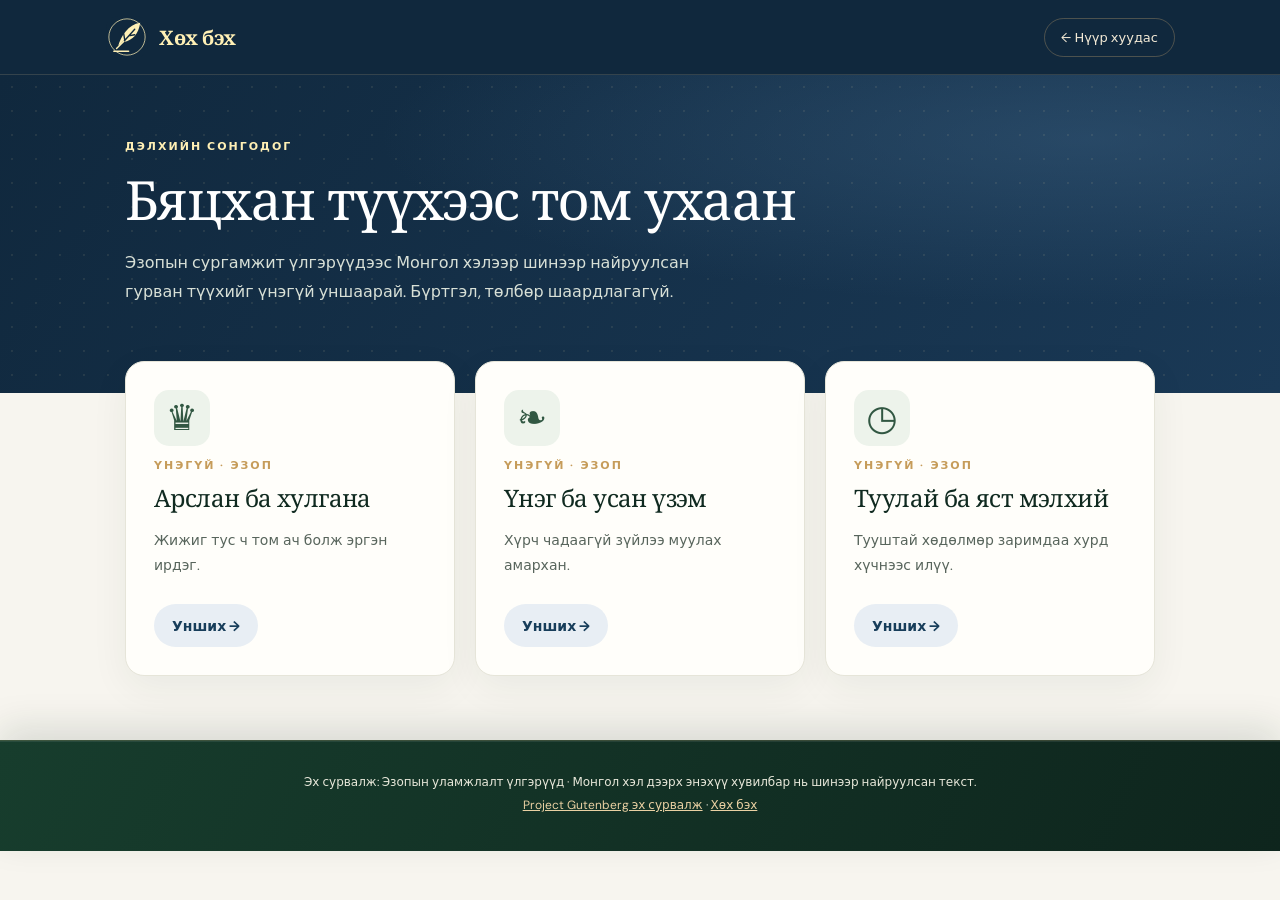
<file: classics.html>
<!doctype html><html lang="mn"><head><link rel="preconnect" href="https://fonts.googleapis.com"><link rel="preconnect" href="https://fonts.gstatic.com" crossorigin><link href="https://fonts.googleapis.com/css2?family=DM+Sans:wght@400;500;600;700&family=Noto+Serif:wght@400;500;600;700&display=swap" rel="stylesheet"><meta charset="utf-8"><meta name="viewport" content="width=device-width,initial-scale=1"><meta name="description" content="Хөх бэх — Эзопын гурван сонгодог сургамжит үлгэрийг Монгол хэлээр үнэгүй уншаарай."><title>Дэлхийн сонгодог үлгэрүүд · Хөх бэх</title><style>:root{font-family:system-ui,-apple-system,Segoe UI,sans-serif;color:#16271e;background:#f6f2e9}*{box-sizing:border-box}html{scroll-behavior:smooth}[hidden]{display:none!important}body{margin:0}a{color:inherit}header{background:#15231d;color:white;padding:18px max(20px,calc((100% - 1070px)/2));display:flex;justify-content:space-between;align-items:center;gap:14px}header a{text-decoration:none;color:#ead1a3}.brand{font-family:Georgia,serif;font-size:19px;font-weight:700}.wrap{max-width:1070px;margin:auto;padding:0 20px}.hero{background:linear-gradient(125deg,#1d3529,#12231b);color:white;padding:64px 0 70px}.eyebrow,.tag{font-size:11px;letter-spacing:1.3px;font-weight:700;color:#b5874b}.hero h1{font:normal clamp(31px,5vw,54px)/1.17 Georgia,serif;max-width:700px;margin:15px 0}.hero p{color:#d8e0d7;line-height:1.8;max-width:620px}.grid{display:grid;grid-template-columns:repeat(3,1fr);gap:17px;margin-top:-32px;position:relative}.tile{background:#fffdf8;border:1px solid #e8e0cf;border-radius:12px;padding:24px;box-shadow:0 12px 28px #15231d0d}.symbol{font-size:36px;color:#b5874b;margin-bottom:12px}.tile h2{font:normal 25px Georgia,serif;margin:9px 0}.tile p{font-size:14px;color:#58655c;line-height:1.7;min-height:50px}.open,.back{display:inline-block;margin-top:12px;color:#74521b;font-weight:700;text-decoration:none}.reading{max-width:760px;margin:60px auto 85px;padding:0 20px}.fable{padding:35px 0 50px;border-bottom:1px solid #dbd2c4;scroll-margin-top:18px}.fable h2{font:normal clamp(29px,4vw,40px) Georgia,serif;margin:12px 0}.subtitle{color:#7b857d;font-size:13px;margin-bottom:28px!important}.fable>p:not(.subtitle){font:normal 18px/2 Georgia,serif;color:#293b2e}.fable .moral{padding:16px 20px;background:#eae8dd;border-left:3px solid #b5874b;font-size:16px!important}.foot{margin-top:64px;padding:30px 20px 34px;text-align:center;background:linear-gradient(135deg,rgba(20,48,38,.82),rgba(10,26,22,.73));-webkit-backdrop-filter:blur(18px);backdrop-filter:blur(18px);border-top:1px solid rgba(255,255,255,.20);box-shadow:0 -12px 35px rgba(19,43,31,.13),inset 0 1px rgba(255,255,255,.08);color:#e4ebe5;font-size:12px;line-height:1.9}.foot a{color:#ead1a3}@media(max-width:700px){.foot{margin-top:44px;padding:26px 16px 30px}header{flex-wrap:wrap}.hero{padding:45px 0 65px}.grid{grid-template-columns:1fr}.tile p{min-height:auto}.reading{margin-top:30px}.fable>p:not(.subtitle){font-size:17px;line-height:1.95}}.fable-art{margin:22px auto 30px;text-align:center;max-width:520px}.fable-art img{display:block;width:100%;max-height:500px;object-fit:contain;background:#eee8d9;border-radius:12px;box-shadow:0 8px 20px rgba(21,35,29,.10)}.fable-art figcaption{margin-top:10px;color:#687468;font-size:12px}.fable-art figcaption a{color:#71501f}@media(max-width:700px){.fable-art{max-width:100%}.fable-art img{max-height:390px}}

/* Unified modern reading design */
:root{font-family:'DM Sans',system-ui,-apple-system,sans-serif;background:#f7f5ef;color:#102a20}body{background:#f7f5ef;-webkit-font-smoothing:antialiased}a,button{-webkit-tap-highlight-color:transparent}a:focus-visible,button:focus-visible{outline:3px solid #d2ac6c;outline-offset:3px}header{background:#10241e;padding-top:15px;padding-bottom:15px;border-bottom:1px solid #e3c5902c;min-height:73px}header .brand{font-family:'Noto Serif',Georgia,serif;font-size:20px;letter-spacing:-.5px;color:#f0d3a1}header>a:last-child{color:#f3ead6;font-size:13px;border:1px solid #d2ad7350;padding:10px 16px;border-radius:999px}header>a:last-child:hover{background:#ffffff16}.hero{background:radial-gradient(ellipse at 89% 15%,#53745e65,transparent 42%),linear-gradient(120deg,#112720,#17392a);position:relative;overflow:hidden}.hero:before{content:'';position:absolute;inset:0;background-image:radial-gradient(#f3dba617 .8px,transparent .8px);background-size:24px 24px;pointer-events:none}.hero .wrap{position:relative;z-index:1}.eyebrow,.tag{color:#c69c5a;letter-spacing:2px}.hero .eyebrow{color:#e6bf80}.hero h1{font-family:'Noto Serif',Georgia,serif;letter-spacing:-1.6px;line-height:1.18}.hero p{font-size:16px;line-height:1.85}.grid{gap:20px}.tile,.card{border-radius:19px;background:#fffefa;border:1px solid #e6e5d9;box-shadow:0 12px 38px #112b1f0f;transition:transform .2s,box-shadow .2s}.tile:hover,.card:hover{transform:translateY(-4px);box-shadow:0 22px 46px #112b1f19}.tile h2,.card h2,.article h2,.fable h2{font-family:'Noto Serif',Georgia,serif;letter-spacing:-.6px}.symbol{border-radius:15px;background:#edf3eb;color:#315742;width:56px;height:56px;display:grid;place-items:center}.open{display:inline-flex;align-items:center;justify-content:center;min-height:43px;background:#e9f0e7;color:#214631!important;border-radius:999px;padding:11px 18px;text-decoration:none;font-size:14px}.open:hover{background:#d9e8d6}.read,.back{border-radius:999px;min-height:44px}.reading,.article{max-width:790px}.fable>p:not(.subtitle),.article>p:not(.lead):not(.disclaimer){line-height:2.05}.fable-art img,.historic-image img,.history-thumb{border-radius:15px}.foot,footer{background:linear-gradient(115deg,#173d2d,#0e251d);color:#e8e8da}html{scroll-behavior:smooth}
@media(max-width:700px){header{padding:12px 17px;flex-wrap:nowrap;gap:8px;min-height:64px}header .brand{font-size:16px;white-space:nowrap}header>a:last-child{font-size:11px;padding:9px 10px;white-space:nowrap}.hero h1{letter-spacing:-1px}.hero p{font-size:15px}.grid{gap:13px}.tile,.card{padding:21px}.fable>p:not(.subtitle),.article>p:not(.lead):not(.disclaimer){font-size:18px;line-height:2}.reading,.article{padding:0 19px}}
@media(prefers-reduced-motion:reduce){.tile,.card{transition:none}}
.tile{padding:28px}.tile h2{font-size:24px}.tile p{line-height:1.8}.fable .moral{border-radius:0 12px 12px 0}.foot{border-top:1px solid #d5b88435}.fable-art img{box-shadow:0 15px 35px #15231d13}</style><link rel="icon" type="image/svg+xml" href="/images/khukh-bekh-logo.svg"><link rel="stylesheet" href="/brand.css"></head><body><header id="top"><a class="brand" href="/"><img class="brand-logo" src="/images/khukh-bekh-logo.svg" alt="" width="44" height="44"> Хөх бэх</a><a href="/">← Нүүр хуудас</a></header><section class="hero"><div class="wrap"><div class="eyebrow">ДЭЛХИЙН СОНГОДОГ</div><h1>Бяцхан түүхээс том ухаан</h1><p>Эзопын сургамжит үлгэрүүдээс Монгол хэлээр шинээр найруулсан гурван түүхийг үнэгүй уншаарай. Бүртгэл, төлбөр шаардлагагүй.</p></div></section><main class="wrap"><div class="grid"><article class="tile"><div class="symbol">♛</div><div><div class="tag">ҮНЭГҮЙ · ЭЗОП</div><h2>Арслан ба хулгана</h2><p>Жижиг тус ч том ач болж эргэн ирдэг.</p><a href="#arslan-hulgana" class="open" data-story="arslan-hulgana">Унших →</a></div></article><article class="tile"><div class="symbol">❧</div><div><div class="tag">ҮНЭГҮЙ · ЭЗОП</div><h2>Үнэг ба усан үзэм</h2><p>Хүрч чадаагүй зүйлээ муулах амархан.</p><a href="#uneg-uzem" class="open" data-story="uneg-uzem">Унших →</a></div></article><article class="tile"><div class="symbol">◷</div><div><div class="tag">ҮНЭГҮЙ · ЭЗОП</div><h2>Туулай ба яст мэлхий</h2><p>Тууштай хөдөлмөр заримдаа хурд хүчнээс илүү.</p><a href="#tuulai-yast-melhii" class="open" data-story="tuulai-yast-melhii">Унших →</a></div></article></div><div class="reading" id="readingArea" hidden><article class="fable" hidden id="arslan-hulgana" tabindex="-1"><span class="tag">ДЭЛХИЙН СОНГОДОГ · ҮНЭГҮЙ</span><h2>Арслан ба хулгана</h2><p class="subtitle">Эзоп — The Lion and the Mouse</p><figure class="fable-art"><img src="/images/aesop-lion-and-mouse.webp" alt="arslan hulgana AI зураг" loading="lazy" decoding="async" onerror="this.closest('figure').hidden=true"><figcaption>Хөх бэх · AI дүрслэл</figcaption></figure><p>Нарлаг нэгэн өдөр арслан модны сүүдэрт унтаж байлаа. Тэр үед жижигхэн хулгана өвсөн дундуур гүйж яваад санамсаргүй арслангийн сарвуун дээр гарчихжээ.</p><p>Арслан сэрээд хулганыг барив. Хулгана айсандаа чичирч, «Намайг энэ удаа өршөөгөөч. Нэг өдөр би танд тус хүргэж ч мэднэ шүү дээ» гэж гуйлаа. Арслан жижиг амьтны үгийг сонсоод инээсэн ч түүнийг суллан тавив.</p><p>Хэд хоногийн дараа арслан анчдын тавьсан торонд орж, хэчнээн тэмцээд ч гарч чадсангүй. Түүний архирах дууг сонссон хулгана яаран ирж, олсны зангилааг хурц шүдээрээ мэрсээр тасалжээ.</p><p>Тор суларч арслан чөлөөлөгдөв. Хулгана «Жижигхэн би ч гэсэн тусалж чадлаа» гэхэд арслан толгой дохин талархжээ.</p><p class="moral"><strong>Сургамж:</strong> Сайн үйл хэзээ нэгэн цагт эргэж ирдэг. Хэнийг ч өчүүхэн гэж бүү басамжил.</p><a href="#top" class="back">↑ Жагсаалт руу буцах</a></article><article class="fable" hidden id="uneg-uzem" tabindex="-1"><span class="tag">ДЭЛХИЙН СОНГОДОГ · ҮНЭГҮЙ</span><h2>Үнэг ба усан үзэм</h2><p class="subtitle">Эзоп — The Fox and the Grapes</p><figure class="fable-art"><img src="/images/aesop-fox-and-grapes.webp" alt="uneg uzem AI зураг" loading="lazy" decoding="async" onerror="this.closest('figure').hidden=true"><figcaption>Хөх бэх · AI дүрслэл</figcaption></figure><p>Өлссөн нэгэн үнэг ойн захаар явж байтал өндөр мөчрөөс унжсан боловсорсон усан үзэм харагдав. Үзэм нарны гэрэлд гялалзаж, ихэд амттай харагдана.</p><p>Үнэг ухасхийн үсэрлээ. Гэвч мөчирт хүрсэнгүй. Ахиад үсэрч, арай холоос гүйж ирээд ч оролдов. Хэчнээн хичээсэн ч амттай жимс түүнд дэндүү өндөр байлаа.</p><p>Эцэст нь үнэг ядарч, цааш алхах зуураа «Тэр усан үзэм лав исгэлэн байгаа. Надад огт хэрэггүй!» гэж өөртөө хэлжээ.</p><p class="moral"><strong>Сургамж:</strong> Олж авч чадаагүй зүйлээ үнэ цэнгүй гэж өөрийгөө хуурах хэрэггүй.</p><a href="#top" class="back">↑ Жагсаалт руу буцах</a></article><article class="fable" hidden id="tuulai-yast-melhii" tabindex="-1"><span class="tag">ДЭЛХИЙН СОНГОДОГ · ҮНЭГҮЙ</span><h2>Туулай ба яст мэлхий</h2><p class="subtitle">Эзоп — The Hare and the Tortoise</p><figure class="fable-art"><img src="/images/aesop-hare-and-tortoise.webp" alt="tuulai yast melhii AI зураг" loading="lazy" decoding="async" onerror="this.closest('figure').hidden=true"><figcaption>Хөх бэх · AI дүрслэл</figcaption></figure><p>Ойн амьтдын дунд туулай хамгийн хурдан гүйдэг гэдгээрээ гайхуулдаг байв. Тэр удаан алхдаг яст мэлхийг өдөр бүр шоолно.</p><p>Нэг өдөр яст мэлхий «Хурдан гэдэгтээ ийм итгэлтэй юм бол надтай уралдаач» гэлээ. Амьтад гараа, бариаг тогтоож, уралдаан эхлэв.</p><p>Туулай агшин зуур хол тасарлаа. Тэр ардаа хараад яст мэлхийг хол байгааг мэдмэгц «Жаахан амарч болно» хэмээн модны дор хэвтэв. Удалгүй бөх унтжээ.</p><p>Харин яст мэлхий нэг ч удаа зогсолгүй, аажуухан боловч урагшилсаар байлаа. Тэр унтаж буй туулайг ч өнгөрч, барианы шугамд ойртжээ.</p><p>Туулай сэрмэгц хамаг хурдаараа гүйсэн ч яст мэлхий аль хэдийн барианд хүрсэн байлаа. Тэр өдөр туулай өөртөө хэт эрдэж болохгүйг ойлгов.</p><p class="moral"><strong>Сургамж:</strong> Тууштай, тогтвортой хичээл зүтгэл үр дүнд хүргэдэг.</p><a href="#top" class="back">↑ Жагсаалт руу буцах</a></article></div></main><footer class="foot">Эх сурвалж: Эзопын уламжлалт үлгэрүүд · Монгол хэл дээрх энэхүү хувилбар нь шинээр найруулсан текст.<div><a href="https://www.gutenberg.org/ebooks/11339" rel="noopener noreferrer">Project Gutenberg эх сурвалж</a> · <a href="/">Хөх бэх</a></div></footer><script>
const readingArea=document.getElementById('readingArea');
const stories=[...document.querySelectorAll('.fable')];
function showStory(id){
 const selected=document.getElementById(id);
 if(!selected || !selected.classList.contains('fable'))return;
 stories.forEach(story=>story.hidden=story!==selected);
 readingArea.hidden=false;
 selected.scrollIntoView({behavior:'smooth',block:'start'});
 selected.focus({preventScroll:true});
}
document.querySelectorAll('.open[data-story]').forEach(link=>{
 link.addEventListener('click',event=>{
  event.preventDefault();
  showStory(link.dataset.story);
 });
});
document.querySelectorAll('.back').forEach(link=>{
 link.addEventListener('click',event=>{
  event.preventDefault();
  readingArea.hidden=true;
  stories.forEach(story=>story.hidden=true);
  window.scrollTo({top:0,behavior:'smooth'});
 });
});
</script></body></html>
</file>
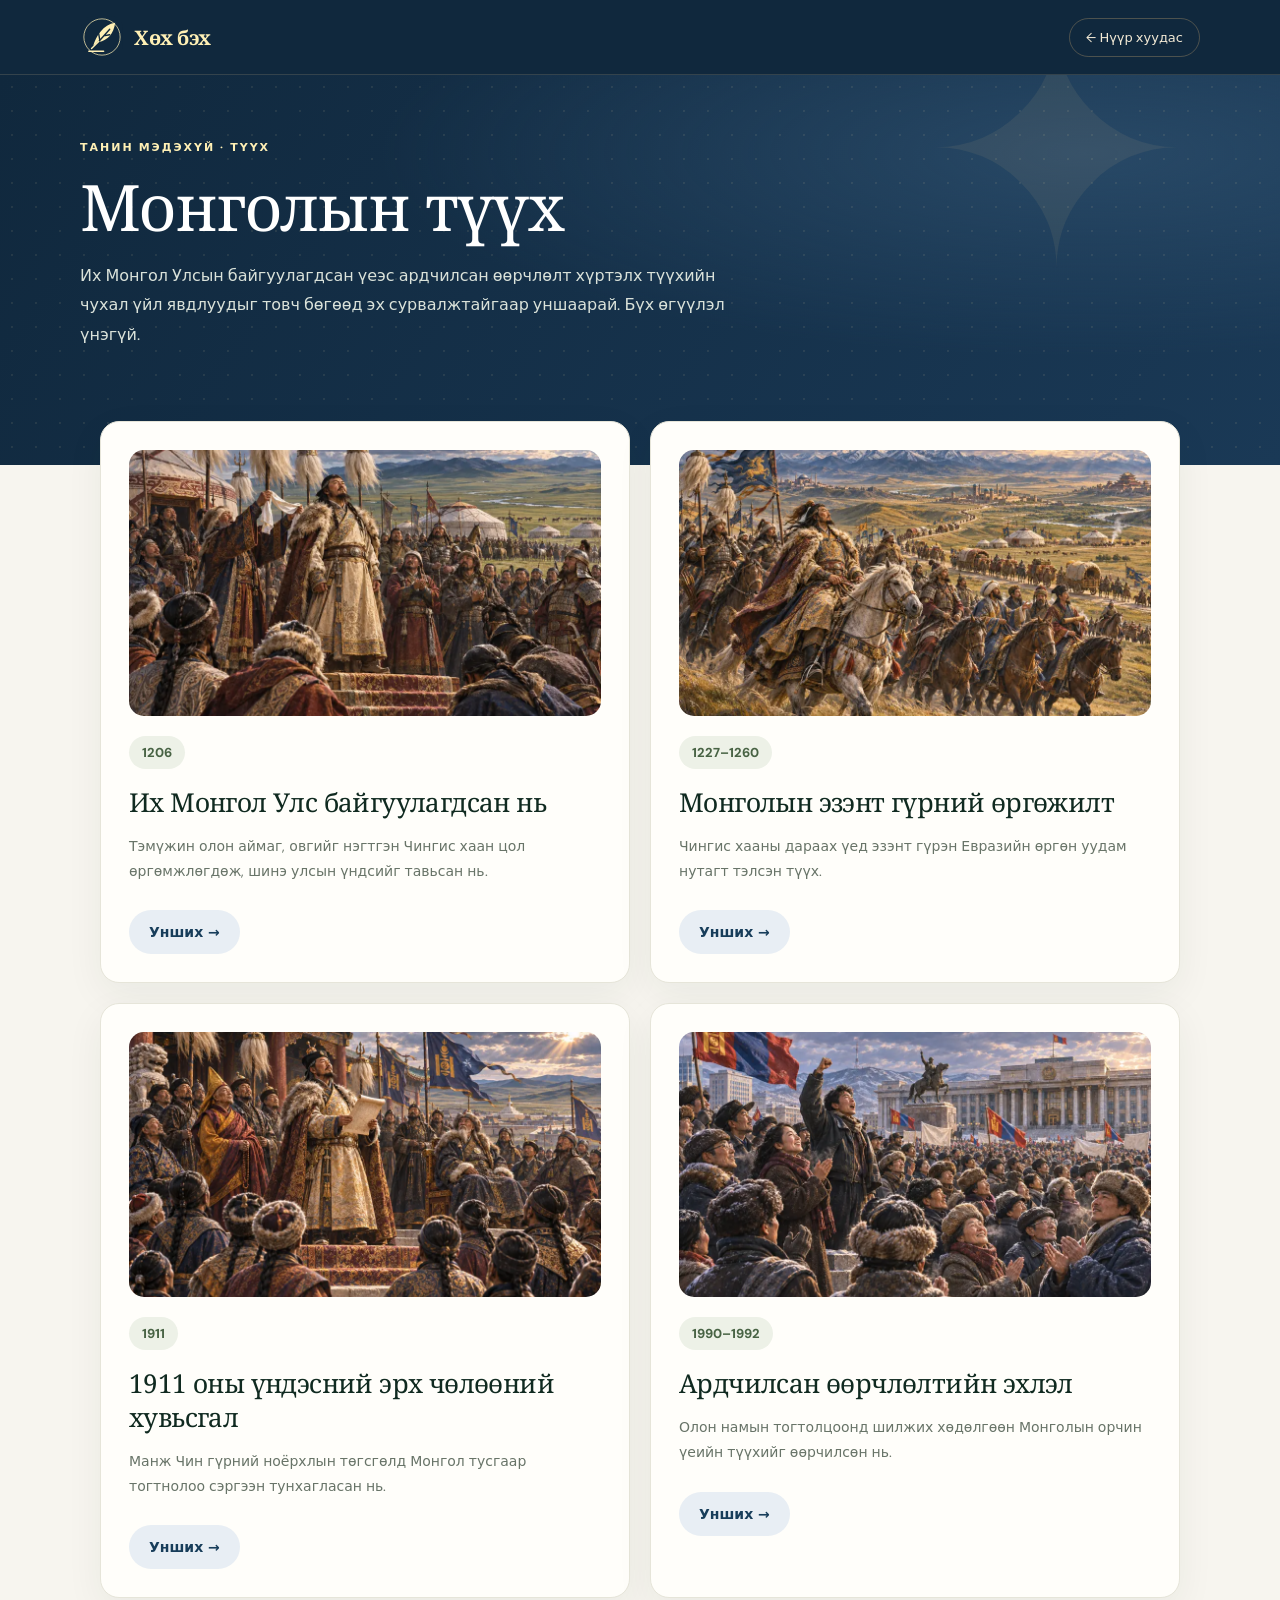
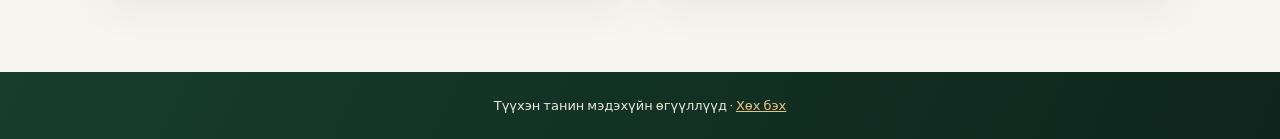
<file: mongolian-history.html>
<!doctype html><html lang="mn"><head><link rel="preconnect" href="https://fonts.googleapis.com"><link rel="preconnect" href="https://fonts.gstatic.com" crossorigin><link href="https://fonts.googleapis.com/css2?family=DM+Sans:wght@400;500;600;700&family=Noto+Serif:wght@400;500;600;700&display=swap" rel="stylesheet"><meta charset="utf-8"><meta name="viewport" content="width=device-width,initial-scale=1"><meta name="description" content="Хөх бэх — Монголын түүхийн гол үйл явдлуудыг эх сурвалжтай нь танин мэдэхүйн богино өгүүллээр уншаарай."><title>Монголын түүх · Хөх бэх</title><style>:root{font-family:system-ui,-apple-system,Segoe UI,sans-serif;background:#f6f2e9;color:#17271f}*{box-sizing:border-box}[hidden]{display:none!important}body{margin:0}a{color:inherit}header{background:#15231d;color:#f7efdf;padding:19px max(20px,calc((100% - 1120px)/2));display:flex;align-items:center;justify-content:space-between;gap:12px}header a{text-decoration:none;color:#e8c486}.brand{font-family:Georgia,serif;font-weight:bold;font-size:20px}.hero{background:linear-gradient(110deg,#172b21,#314838);color:white;padding:65px 20px 100px;position:relative;overflow:hidden}.hero:after{content:'✦';position:absolute;font-size:320px;line-height:1;color:#e5c18515;right:7%;top:-80px}.wrap{max-width:1120px;margin:auto}.eyebrow{display:block;color:#b38a4b;font-size:11px;letter-spacing:2px;font-weight:800}.hero h1{font:normal clamp(38px,6vw,64px)/1.12 Georgia,serif;margin:15px 0;position:relative;z-index:1}.hero p{max-width:660px;color:#dae2da;line-height:1.85;position:relative;z-index:1}.grid{max-width:1120px;margin:-44px auto 70px;padding:0 20px;display:grid;grid-template-columns:repeat(2,minmax(0,1fr));gap:18px;position:relative}.card{background:#fffdf8;padding:28px;border-radius:12px;border:1px solid #e7dfd0;box-shadow:0 10px 25px #1224190d}.year{display:inline-block;background:#ede1c9;color:#785923;padding:7px 12px;border-radius:6px;font-size:13px;font-weight:800}.card h2{font:normal 27px/1.3 Georgia,serif;margin:17px 0 8px}.card p{font-size:14px;color:#687468;line-height:1.8}.read,.back{border:0;cursor:pointer;background:#1d392b;color:white;padding:12px 19px;font:700 14px system-ui;border-radius:7px;margin-top:12px}.article{max-width:760px;margin:20px auto 85px;padding:0 20px;scroll-margin-top:25px}.article h2{font:normal clamp(30px,5vw,47px)/1.2 Georgia,serif;margin:15px 0}.article .lead{font-size:18px;color:#5a665d;font-weight:600}.article>p:not(.lead):not(.disclaimer){font:normal 18px/2 Georgia,serif;color:#24372a}.back{background:#e9dfcd;color:#1d392b;margin:0 0 32px}.sources{background:#eae6dc;border-left:3px solid #b38a4b;padding:18px 20px;margin-top:35px}.sources strong{display:block;margin-bottom:10px}.sources a{display:block;font-size:13px;color:#71501f;margin-top:8px}.disclaimer{font-size:12px;color:#737d71;line-height:1.6}footer{background:#15231d;color:#c3d0c5;text-align:center;font-size:13px;padding:25px 18px}footer a{color:#e8c486}@media(max-width:700px){.hero{padding:47px 18px 90px}.hero:after{font-size:180px;top:0;right:-35px}.grid{grid-template-columns:1fr}.card{padding:22px}.article>p:not(.lead):not(.disclaimer){font-size:17px;line-height:1.95}}.historic-image{margin:22px 0 28px}.historic-image img{width:100%;max-height:500px;object-fit:cover;aspect-ratio:4/3;border-radius:12px;display:block}.historic-image figcaption{font-size:12px;color:#677569;margin-top:8px}.history-thumb{width:100%;aspect-ratio:16/9;object-fit:cover;border-radius:8px;display:block;margin-bottom:16px}.card .year{margin-top:4px}

/* Unified modern reading design */
:root{font-family:'DM Sans',system-ui,-apple-system,sans-serif;background:#f7f5ef;color:#102a20}body{background:#f7f5ef;-webkit-font-smoothing:antialiased}a,button{-webkit-tap-highlight-color:transparent}a:focus-visible,button:focus-visible{outline:3px solid #d2ac6c;outline-offset:3px}header{background:#10241e;padding-top:15px;padding-bottom:15px;border-bottom:1px solid #e3c5902c;min-height:73px}header .brand{font-family:'Noto Serif',Georgia,serif;font-size:20px;letter-spacing:-.5px;color:#f0d3a1}header>a:last-child{color:#f3ead6;font-size:13px;border:1px solid #d2ad7350;padding:10px 16px;border-radius:999px}header>a:last-child:hover{background:#ffffff16}.hero{background:radial-gradient(ellipse at 89% 15%,#53745e65,transparent 42%),linear-gradient(120deg,#112720,#17392a);position:relative;overflow:hidden}.hero:before{content:'';position:absolute;inset:0;background-image:radial-gradient(#f3dba617 .8px,transparent .8px);background-size:24px 24px;pointer-events:none}.hero .wrap{position:relative;z-index:1}.eyebrow,.tag{color:#c69c5a;letter-spacing:2px}.hero .eyebrow{color:#e6bf80}.hero h1{font-family:'Noto Serif',Georgia,serif;letter-spacing:-1.6px;line-height:1.18}.hero p{font-size:16px;line-height:1.85}.grid{gap:20px}.tile,.card{border-radius:19px;background:#fffefa;border:1px solid #e6e5d9;box-shadow:0 12px 38px #112b1f0f;transition:transform .2s,box-shadow .2s}.tile:hover,.card:hover{transform:translateY(-4px);box-shadow:0 22px 46px #112b1f19}.tile h2,.card h2,.article h2,.fable h2{font-family:'Noto Serif',Georgia,serif;letter-spacing:-.6px}.symbol{border-radius:15px;background:#edf3eb;color:#315742;width:56px;height:56px;display:grid;place-items:center}.open{display:inline-flex;align-items:center;justify-content:center;min-height:43px;background:#e9f0e7;color:#214631!important;border-radius:999px;padding:11px 18px;text-decoration:none;font-size:14px}.open:hover{background:#d9e8d6}.read,.back{border-radius:999px;min-height:44px}.reading,.article{max-width:790px}.fable>p:not(.subtitle),.article>p:not(.lead):not(.disclaimer){line-height:2.05}.fable-art img,.historic-image img,.history-thumb{border-radius:15px}.foot,footer{background:linear-gradient(115deg,#173d2d,#0e251d);color:#e8e8da}html{scroll-behavior:smooth}
@media(max-width:700px){header{padding:12px 17px;flex-wrap:nowrap;gap:8px;min-height:64px}header .brand{font-size:16px;white-space:nowrap}header>a:last-child{font-size:11px;padding:9px 10px;white-space:nowrap}.hero h1{letter-spacing:-1px}.hero p{font-size:15px}.grid{gap:13px}.tile,.card{padding:21px}.fable>p:not(.subtitle),.article>p:not(.lead):not(.disclaimer){font-size:18px;line-height:2}.reading,.article{padding:0 19px}}
@media(prefers-reduced-motion:reduce){.tile,.card{transition:none}}
.year{border-radius:999px;padding:8px 13px;background:#edf1e7;color:#486344}.read{background:#204d38;padding:12px 20px}.read:hover{background:#326b4c}.back{background:#e4e8df}.grid{margin-bottom:74px}.history-thumb{aspect-ratio:16/9}.card h2{font-size:26px}.article .lead{line-height:1.75}.sources{border-radius:14px}.hero:after{z-index:0}.hero .wrap{z-index:1;position:relative}</style><link rel="icon" type="image/svg+xml" href="/images/khukh-bekh-logo.svg"><link rel="stylesheet" href="/brand.css"></head><body><header><a class="brand" href="/"><img class="brand-logo" src="/images/khukh-bekh-logo.svg" alt="" width="44" height="44"> Хөх бэх</a><a href="/">← Нүүр хуудас</a></header><section class="hero" id="top"><div class="wrap"><span class="eyebrow">ТАНИН МЭДЭХҮЙ · ТҮҮХ</span><h1>Монголын түүх</h1><p>Их Монгол Улсын байгуулагдсан үеэс ардчилсан өөрчлөлт хүртэлх түүхийн чухал үйл явдлуудыг товч бөгөөд эх сурвалжтайгаар уншаарай. Бүх өгүүлэл үнэгүй.</p></div></section><main><section class="grid" id="cards" aria-label="Түүхийн өгүүллүүд"><article class="card"><img class="history-thumb" src="/images/history-1206.webp" alt="1206 оны түүхэн AI дүрслэл" loading="lazy" onerror="this.hidden=true"><span class="year">1206</span><h2>Их Монгол Улс байгуулагдсан нь</h2><p>Тэмүжин олон аймаг, овгийг нэгтгэн Чингис хаан цол өргөмжлөгдөж, шинэ улсын үндсийг тавьсан нь.</p><button class="read" data-slug="ih-mongol-uls" type="button">Унших <span aria-hidden="true">→</span></button></article><article class="card"><img class="history-thumb" src="/images/history-empire.webp" alt="1227–1260 оны түүхэн AI дүрслэл" loading="lazy" onerror="this.hidden=true"><span class="year">1227–1260</span><h2>Монголын эзэнт гүрний өргөжилт</h2><p>Чингис хааны дараах үед эзэнт гүрэн Евразийн өргөн уудам нутагт тэлсэн түүх.</p><button class="read" data-slug="ezent-gurnii-urgudul" type="button">Унших <span aria-hidden="true">→</span></button></article><article class="card"><img class="history-thumb" src="/images/history-1911.webp" alt="1911 оны түүхэн AI дүрслэл" loading="lazy" onerror="this.hidden=true"><span class="year">1911</span><h2>1911 оны үндэсний эрх чөлөөний хувьсгал</h2><p>Манж Чин гүрний ноёрхлын төгсгөлд Монгол тусгаар тогтнолоо сэргээн тунхагласан нь.</p><button class="read" data-slug="tusgaar-togtnol-1911" type="button">Унших <span aria-hidden="true">→</span></button></article><article class="card"><img class="history-thumb" src="/images/history-1990.webp" alt="1990–1992 оны түүхэн AI дүрслэл" loading="lazy" onerror="this.hidden=true"><span class="year">1990–1992</span><h2>Ардчилсан өөрчлөлтийн эхлэл</h2><p>Олон намын тогтолцоонд шилжих хөдөлгөөн Монголын орчин үеийн түүхийг өөрчилсөн нь.</p><button class="read" data-slug="ardchilal-1990" type="button">Унших <span aria-hidden="true">→</span></button></article></section><article class="article" id="ih-mongol-uls" hidden tabindex="-1"><button class="back" type="button">← Түүхийн жагсаалт</button><span class="eyebrow">1206 · МОНГОЛЫН ТҮҮХ</span><h2>Их Монгол Улс байгуулагдсан нь</h2><figure class="historic-image"><img src="/images/history-1206.webp" loading="lazy" decoding="async" alt="Монголын түүхийн AI дүрслэл" onerror="this.closest('figure').hidden=true"><figcaption>AI-аар бүтээсэн түүхэн дүрслэл. Баримтат гэрэл зураг биш.</figcaption></figure><p class="lead">Тэмүжин олон аймаг, овгийг нэгтгэн Чингис хаан цол өргөмжлөгдөж, шинэ улсын үндсийг тавьсан нь.</p><p>XII зууны төгсгөлд Монголын тал нутагт олон ханлиг, аймаг нөлөөгөө тогтоохоор өрсөлдөж байв. Тэмүжин холбоотнуудтайгаа хүч нэгтгэн, заримдаа ширүүн тэмцлийн замаар өөр өөр бүлгүүдийг нэгтгэжээ.</p><p>1206 онд Онон мөрний эх орчимд болсон их хуралдайгаар Тэмүжинг Чингис хаанд өргөмжилсөн гэж түүхийн судалгаанд тэмдэглэдэг. Энэ үйл явдал Их Монгол Улсын байгуулагдсан он хэмээн өргөнөөр хүлээн зөвшөөрөгддөг.</p><p>Шинэ төр цэрэг, захиргаа, харилцаа холбооны зохион байгуулалтаа бэхжүүлсэн. Монголын нүүдэлчдийн эв нэгдэл нь Евразийн түүхэнд гүн нөлөө үзүүлсэн их өөрчлөлтийн эхлэл болсон.</p><aside class="sources"><strong>Эх сурвалж</strong><a href="https://royalarmouries.org/objects-and-stories/stories/the-mongols/rise-of-the-mongols" target="_blank" rel="noopener noreferrer">Royal Armouries ↗</a><a href="https://en.unesco.org/silkroad/sites/default/files/knowledge-bank-article/the%20mongol%20empire%20in%20the%20thirteenth%20and%20fourteenth%20centuries.pdf" target="_blank" rel="noopener noreferrer">UNESCO Silk Roads ↗</a></aside><p class="disclaimer">Түүхэн баримтад тулгуурласан хураангуй танин мэдэхүйн өгүүлэл. Уран зохиолын өгүүллэг биш.</p></article><article class="article" id="ezent-gurnii-urgudul" hidden tabindex="-1"><button class="back" type="button">← Түүхийн жагсаалт</button><span class="eyebrow">1227–1260 · МОНГОЛЫН ТҮҮХ</span><h2>Монголын эзэнт гүрний өргөжилт</h2><figure class="historic-image"><img src="/images/history-empire.webp" loading="lazy" decoding="async" alt="Монголын түүхийн AI дүрслэл" onerror="this.closest('figure').hidden=true"><figcaption>AI-аар бүтээсэн түүхэн дүрслэл. Баримтат гэрэл зураг биш.</figcaption></figure><p class="lead">Чингис хааны дараах үед эзэнт гүрэн Евразийн өргөн уудам нутагт тэлсэн түүх.</p><p>Чингис хааны нас барсны дараа түүний үр сад төрийн удирдлага болон цэргийн аян дайныг үргэлжлүүлэв. Өгэдэй, Гүюг, Мөнх зэрэг их хаадын үед Монголын эзэнт гүрний нөлөө Азийн олон бүс нутаг болон Европын хэсэгт хүрсэн.</p><p>Энэ үеийн байлдан дагуулал хот суурин, ард иргэдэд асар их сүйрэл авчирсан тохиолдлуудтай. Үүний зэрэгцээ алс холын бүсүүдийн хооронд дипломат харилцаа, худалдааны замын холболт өргөжсөн.</p><p>Эзэнт гүрэн нэгэн төвөөс удирдуулж байсан үеийн дараа өөр өөр ханлигуудын эрх мэдэл хүчтэй болж, улс төрийн бүтэц нь аажмаар өөрчлөгдсөн.</p><aside class="sources"><strong>Эх сурвалж</strong><a href="https://www.cambridge.org/core/books/abs/cambridge-history-of-the-mongol-empire/rise-of-chinggis-khan-and-the-united-empire-12061260/40F64848E13817221B45FB39EA4EC88E" target="_blank" rel="noopener noreferrer">Cambridge University Press ↗</a><a href="https://education.nationalgeographic.org/resource/mongol-khans/" target="_blank" rel="noopener noreferrer">National Geographic Education ↗</a></aside><p class="disclaimer">Түүхэн баримтад тулгуурласан хураангуй танин мэдэхүйн өгүүлэл. Уран зохиолын өгүүллэг биш.</p></article><article class="article" id="tusgaar-togtnol-1911" hidden tabindex="-1"><button class="back" type="button">← Түүхийн жагсаалт</button><span class="eyebrow">1911 · МОНГОЛЫН ТҮҮХ</span><h2>1911 оны үндэсний эрх чөлөөний хувьсгал</h2><figure class="historic-image"><img src="/images/history-1911.webp" loading="lazy" decoding="async" alt="Монголын түүхийн AI дүрслэл" onerror="this.closest('figure').hidden=true"><figcaption>AI-аар бүтээсэн түүхэн дүрслэл. Баримтат гэрэл зураг биш.</figcaption></figure><p class="lead">Манж Чин гүрний ноёрхлын төгсгөлд Монгол тусгаар тогтнолоо сэргээн тунхагласан нь.</p><p>XX зууны эхэн үед Манж Чин улсын засаглал суларч, Монголын ноёд, шашны удирдагчид болон бусад нөлөө бүхий хүмүүс тусгаар тогтнолын төлөө идэвхтэй хөдөлжээ.</p><p>1911 онд Монгол тусгаар тогтнолоо тунхаглаж, Богд хаант Монгол Улсыг байгуулсан. Гэвч тусгаар тогтнолыг олон улсын хэмжээнд зөвшөөрүүлэх, баталгаажуулах асуудал олон жил үргэлжилсэн.</p><p>Энэ үеийн үйл явдлыг 1921 оны хувьсгал болон Монголын тусгаар тогтнолын дараагийн улс төрийн өрнөлтэй уялдуулан үзэх хэрэгтэй.</p><aside class="sources"><strong>Эх сурвалж</strong><a href="https://digitallibrary.un.org/record/734658" target="_blank" rel="noopener noreferrer">United Nations Mongolia Report ↗</a><a href="https://2009-2017.state.gov/outofdate/bgn/mongolia/180308.htm" target="_blank" rel="noopener noreferrer">U.S. State Department historical overview ↗</a></aside><p class="disclaimer">Түүхэн баримтад тулгуурласан хураангуй танин мэдэхүйн өгүүлэл. Уран зохиолын өгүүллэг биш.</p></article><article class="article" id="ardchilal-1990" hidden tabindex="-1"><button class="back" type="button">← Түүхийн жагсаалт</button><span class="eyebrow">1990–1992 · МОНГОЛЫН ТҮҮХ</span><h2>Ардчилсан өөрчлөлтийн эхлэл</h2><figure class="historic-image"><img src="/images/history-1990.webp" loading="lazy" decoding="async" alt="Монголын түүхийн AI дүрслэл" onerror="this.closest('figure').hidden=true"><figcaption>AI-аар бүтээсэн түүхэн дүрслэл. Баримтат гэрэл зураг биш.</figcaption></figure><p class="lead">Олон намын тогтолцоонд шилжих хөдөлгөөн Монголын орчин үеийн түүхийг өөрчилсөн нь.</p><p>1989 оны төгсгөл, 1990 оны эхээр Монголд улс төрийн шинэчлэл шаардах иргэдийн хөдөлгөөн эрчимжив. Тайван жагсаал, хэлэлцээ нь нэг намын тогтолцоог өөрчлөх үйл явцад чухал үүрэг гүйцэтгэсэн.</p><p>1990 онд олон намын сонгуулийн үйл явц эхэлж, Монгол улс ардчилсан институцүүдэд шилжих замдаа орсон.</p><p>1992 онд шинэ Үндсэн хууль батлагдаж, ардчилсан төр, хүний эрх, эрх чөлөө болон эрх зүйн шинэ тогтолцооны үндэс тавигдсан. Энэ шилжилт нь эдийн засаг, нийгэмд олон сорилт болон боломжийг зэрэг авчирсан.</p><aside class="sources"><strong>Эх сурвалж</strong><a href="https://digitallibrary.un.org/record/571387/files/HRI_CORE_MNG_2005-EN.pdf" target="_blank" rel="noopener noreferrer">United Nations report ↗</a><a href="https://2009-2017.state.gov/outofdate/bgn/mongolia/180308.htm" target="_blank" rel="noopener noreferrer">U.S. State Department historical overview ↗</a></aside><p class="disclaimer">Түүхэн баримтад тулгуурласан хураангуй танин мэдэхүйн өгүүлэл. Уран зохиолын өгүүллэг биш.</p></article></main><footer>Түүхэн танин мэдэхүйн өгүүллүүд · <a href="/">Хөх бэх</a></footer><script>const cards=document.getElementById('cards');const items=[...document.querySelectorAll('.article')];document.querySelectorAll('.read').forEach(b=>b.addEventListener('click',()=>{const id=b.dataset.slug;const target=document.getElementById(id);if(!target)return;cards.hidden=true;items.forEach(a=>a.hidden=a!==target);target.scrollIntoView({behavior:'smooth'});target.focus({preventScroll:true})}));document.querySelectorAll('.back').forEach(b=>b.addEventListener('click',()=>{items.forEach(a=>a.hidden=true);cards.hidden=false;document.getElementById('top').scrollIntoView({behavior:'smooth'})}));</script></body></html>
</file>
<file: brand.css>
/* Khukh Bekh visual identity */
:root{--forest:#10283d;--forest2:#1a3956;--gold:#FFF0B5;--muted:#657486;--cream:#f6f4ef;--paper:#fffefa;--line:#e4e4e0}
header,.top{background:#10283d!important}
.brand{display:inline-flex;align-items:center;gap:10px;color:#FFF0B5!important}
.brand .mark{border:0!important;background:none!important;width:44px;height:44px;flex:none}
.brand-logo{width:44px;height:44px;display:inline-block;vertical-align:middle;object-fit:contain;flex:none}
.hero{background:radial-gradient(ellipse at 85% 20%,#385c7c80,transparent 46%),linear-gradient(125deg,#10283d,#1a3956)!important}
.newsletter,.featured-book-front{background:linear-gradient(135deg,#1c405f,#10283d)!important}
.featured-book-back{background:linear-gradient(135deg,#476681,#203a53)!important}
.filter.active,.read:not(.card .read),.top .btn:not(.alt):not(.danger){background:#214765;color:#fff}
.card .read,.open,.discovery-icon{background:#e8eef4;color:#173d5a!important}
.card .read:hover,.open:hover{background:#d7e4ee}
.quote{background:linear-gradient(135deg,#e7edf4,#f2eadb)!important}
.book-symbol .brand-logo{width:76px;height:76px}
.top strong{display:flex;align-items:center;gap:10px}
@media(max-width:600px){.brand-logo,.brand .mark{width:36px;height:36px}.brand{gap:7px}}

/* Pale gold brand accents */
header .brand,.hero .eyebrow,.featured-book-front>span{color:#FFF0B5!important}
.hero .btn:not(.secondary),.account-actions .primary{background:#FFF0B5!important;color:#10283D!important;border-color:#FFF0B5!important}
.hero .btn:not(.secondary):hover,.account-actions .primary:hover{background:#F1DFA0!important}

/* Immersive, responsive reading backdrop */
#reader{background-color:#10283d;background-image:url("/images/reader-atmosphere.svg"),radial-gradient(ellipse at 78% 55%,#345b7a 0%,transparent 48%),radial-gradient(ellipse at 12% 15%,#344c63 0%,transparent 40%),linear-gradient(135deg,#0b1929,#183a55 60%,#0b1929);background-size:cover,cover,cover,cover;background-position:center;background-repeat:no-repeat}
#reader .modal-box{box-shadow:0 24px 90px #020c19a0;border:1px solid #fff0b540;scrollbar-color:#b5aa91 transparent}
@media(min-width:761px){#reader{padding:28px;align-items:center;justify-content:center}#reader .modal-box{width:min(100%,760px);max-width:760px;max-height:calc(100vh - 56px);max-height:calc(100dvh - 56px);height:auto;border-radius:20px}}
@media(max-width:760px){#reader{padding:0;align-items:stretch;justify-content:stretch;background-image:none}#reader .modal-box{width:100%;max-width:none;height:100vh;height:100dvh;max-height:none;border-radius:0;border:0;box-shadow:none;padding-bottom:max(42px,env(safe-area-inset-bottom))}#reader .modal-top{gap:8px}#reader .modal-top>div:first-child{min-width:0}#reader .reader-controls{flex-shrink:0}}

/* Reader quiz: warm paper, subtle champagne-gold ornament */
#readerQuiz{position:relative;isolation:isolate;overflow:hidden;background:radial-gradient(ellipse at 12% 15%,#fff4d7 0%,transparent 44%),radial-gradient(ellipse at 92% 85%,#dce6ee80 0%,transparent 42%),linear-gradient(135deg,#f9f6ef,#eee9df);padding-block:clamp(48px,7vw,100px)}
#readerQuiz::before{content:"";position:absolute;inset:0;z-index:-1;pointer-events:none;background-image:radial-gradient(#ad8d482b .8px,transparent .8px);background-size:23px 23px;mask-image:linear-gradient(90deg,#000,transparent 32%,transparent 68%,#000)}
#readerQuiz::after{content:"";position:absolute;z-index:-1;pointer-events:none;right:-130px;bottom:-230px;width:560px;height:560px;border:1px solid #b99b5b33;border-radius:50%;box-shadow:0 0 0 38px #b99b5b0d,0 0 0 78px #b99b5b0a}
#readerQuiz .rq-panel{background:#fffefa;border:1px solid #d9c7a388;border-radius:24px;box-shadow:0 20px 60px #10283d0d,0 3px 12px #ac8b4310}
#readerQuiz .eyebrow{color:#8b672d}
#readerQuiz h2{color:#10283d}
@media(max-width:600px){#readerQuiz{padding-block:36px}#readerQuiz .rq-panel{border-radius:18px;padding:24px 20px}#readerQuiz::after{width:260px;height:260px;right:-130px;bottom:-140px}}

/* Parchment book reader */
#bookReader[hidden],#readerText[hidden]{display:none!important}
#reader .book-active{background:#10283d;border-color:#fff0b54d;color:#fff0b5}
#reader .book-active .modal-top{background:#10283d;color:#fff0b5;border-color:#fff0b533}
#reader .book-active .modal-top h2{color:#fff0b5}
#reader .book-active .reader-controls button{background:#f5e7c5;color:#10283d}
#reader .book-active .eyebrow{color:#fff0b5}
#reader .book-active #storyShare{margin:6px 0!important}
#bookReader{white-space:normal}

.bk-toolbar,.bk-nav{display:flex;align-items:center;justify-content:space-between;gap:8px;flex-wrap:wrap;margin:8px 0}
.bk-toolbar button,.bk-nav button{font:inherit;font-size:13px;min-height:42px;padding:8px 12px;border:1px solid #d9bd8680;border-radius:8px;background:#f5e7c5;color:#10283d;cursor:pointer}
.bk-nav button:disabled{opacity:.4;cursor:default}
.bk-count{font-size:13px;color:inherit}
.bk-spread{display:grid;grid-template-columns:repeat(var(--bk-cols,1),minmax(0,1fr));gap:0;perspective:1600px;position:relative;touch-action:pan-y}
.bk-page{height:clamp(260px,calc(100dvh - 315px),620px);display:grid;grid-template-rows:28px minmax(0,1fr) 24px;min-width:0;padding:12px clamp(14px,2vw,30px);background:radial-gradient(ellipse at center,#fff8e7,#f0dfb9);background-image:repeating-linear-gradient(0deg,#b58d4510 0px,transparent 1px,transparent 5px),radial-gradient(ellipse at center,#fff8e7,#f0dfb9);color:#403324;border:1px solid #c7ad79;border-radius:8px;box-shadow:inset 0 0 28px #a3793520;overflow:hidden}
.bk-page:first-child{border-radius:10px 2px 2px 10px;box-shadow:inset -12px 0 24px -18px #74532c,inset 0 0 30px #a3793520}
.bk-page:last-child{border-radius:2px 10px 10px 2px;box-shadow:inset 12px 0 24px -18px #74532c,inset 0 0 30px #a3793520}
.bk-page:only-child{border-radius:10px}
.bk-running,.bk-folio{font-size:11px;color:#80653c;text-align:center;overflow:hidden;text-overflow:ellipsis;white-space:nowrap}
.bk-running{border-bottom:1px solid #c7ad7960}
.bk-folio{align-self:end}
.bk-copy{min-height:0;overflow:hidden;font-family:'Noto Serif',Georgia,serif;font-size:var(--bk-font,18px);line-height:1.65;white-space:pre-wrap;overflow-wrap:anywhere;margin:0!important}
.bk-copy.reader-paid-text{margin:0!important}
.bk-probe{visibility:hidden;pointer-events:none}
.bk-lock{display:flex;flex-direction:column;align-items:center;justify-content:center;gap:8px;text-align:center;white-space:normal}
.bk-lock h3,.bk-lock p{margin:0}.bk-lock-icon{font-size:32px}.bk-lock .btn{white-space:normal;max-width:100%;font-size:13px}
.bk-turn-next .bk-page:last-child{transform-origin:left center;animation:kbTurnNext .24s ease-in both}
.bk-turn-prev .bk-page:first-child{transform-origin:right center;animation:kbTurnPrev .24s ease-in both}
@keyframes kbTurnNext{to{transform:rotateY(-80deg);filter:brightness(.8)}}@keyframes kbTurnPrev{to{transform:rotateY(80deg);filter:brightness(.8)}}
.bk-scroll .bk-spread,.bk-scroll .bk-nav,.bk-scroll .bk-sound{display:none}
@media(min-width:761px){#reader .modal-box.book-active{width:min(100%,1080px);max-width:1080px}}
@media(max-width:760px){#reader .book-active{padding-left:9px;padding-right:9px}.bk-page{height:clamp(240px,calc(100dvh - 300px),620px);padding:10px 18px}.bk-toolbar,.bk-nav{gap:5px}.bk-toolbar button,.bk-nav button{padding:8px 10px}}
@media(prefers-reduced-motion:reduce){.bk-page{animation:none!important}}

/* Book pagination: measurement must match the rendered three-row page. */
.bk-page{box-sizing:border-box;grid-template-rows:28px minmax(0,1fr) 24px}
.bk-copy{font-family:"Times New Roman",Times,"Liberation Serif",serif;line-height:1.65;font-weight:400;letter-spacing:0;text-align:left}
.bk-running,.bk-folio{font-family:"Times New Roman",Times,serif}
.bk-probe .bk-copy{height:100%;min-height:0}
#readerText{font-family:"Times New Roman",Times,"Liberation Serif",serif}

/* Context-sensitive miniature book engravings; do not change pagination height. */
.bk-running{position:relative;padding-inline:29px;line-height:25px}
.bk-scene-icon{position:absolute;right:2px;top:1px;width:24px;height:24px;color:#927342;opacity:.88;display:grid;place-items:center;pointer-events:none}
.bk-scene-icon svg{width:21px;height:21px;display:block}
@media(max-width:760px){.bk-scene-icon{width:22px;height:22px}.bk-scene-icon svg{width:19px;height:19px}}
</file>
